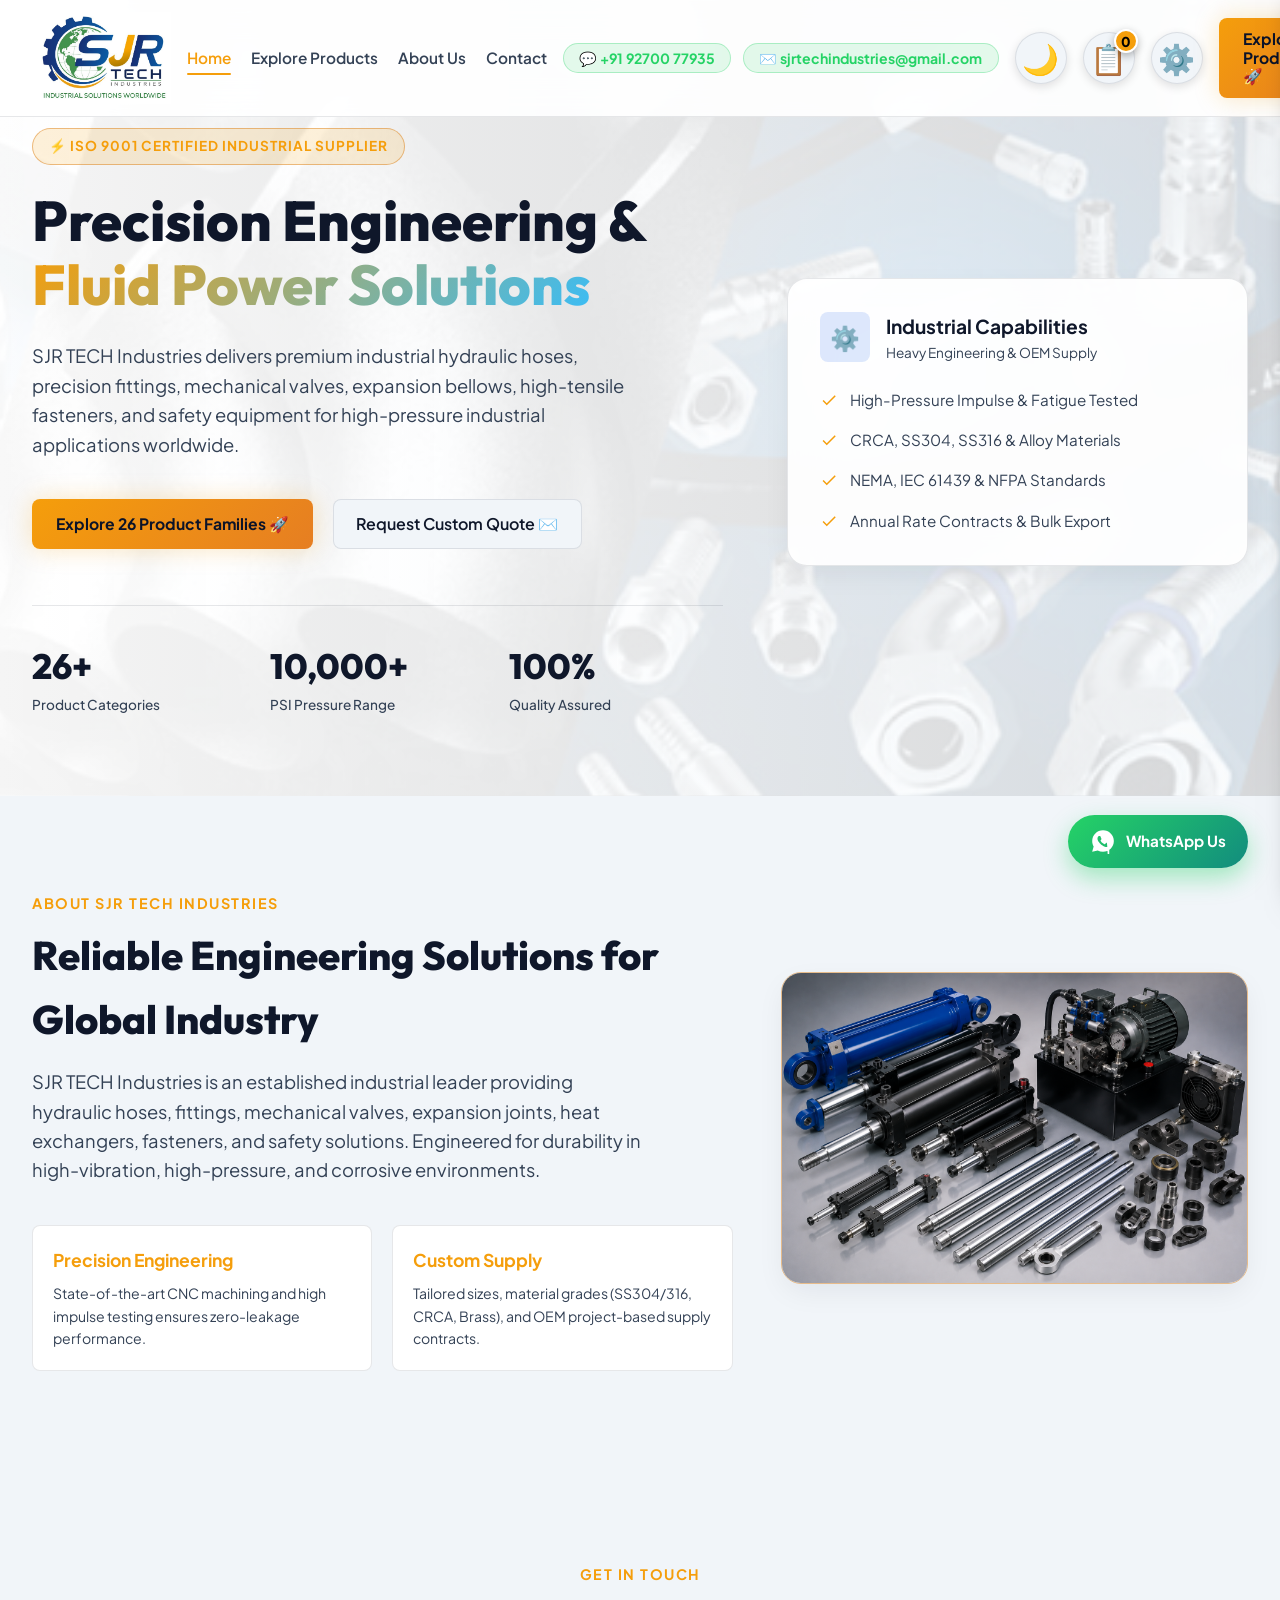
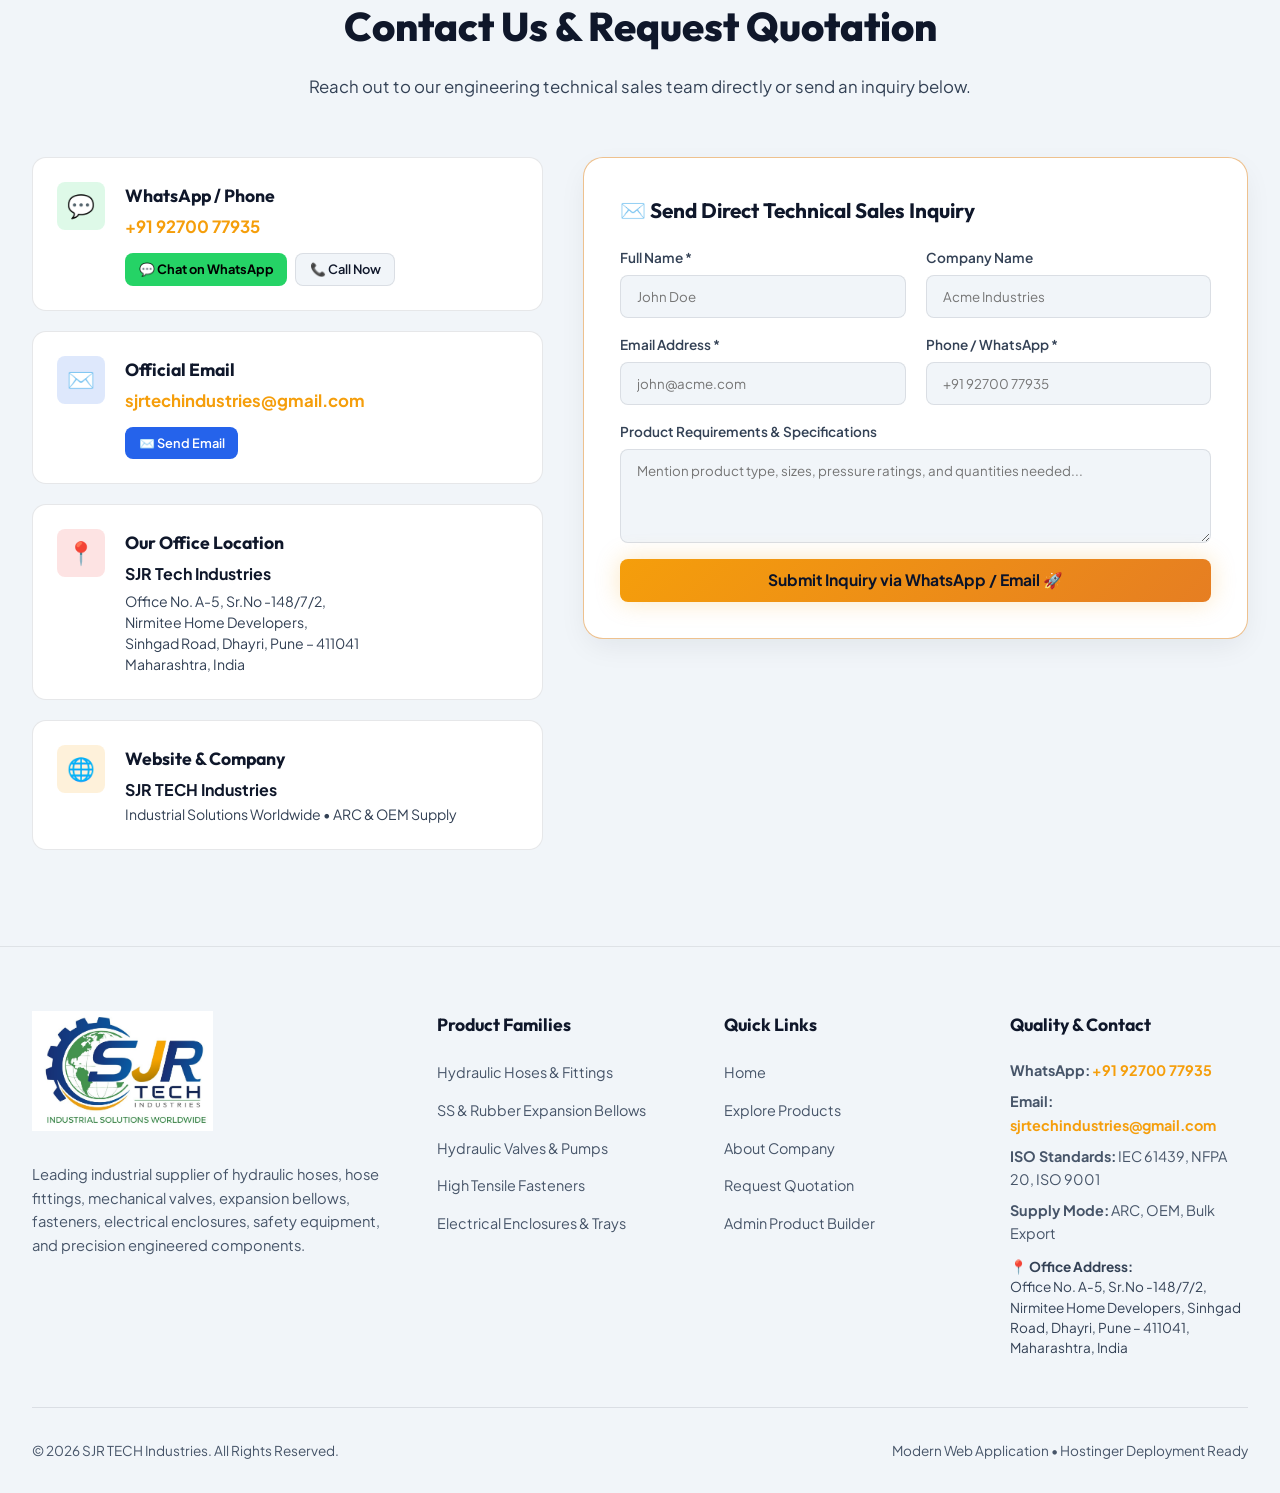
<file: index.html>
<!DOCTYPE html>
<html lang="en" data-theme="light">
<head>
  <meta charset="UTF-8">
  <meta name="viewport" content="width=device-width, initial-scale=1.0">
  <title>SJR TECH Industries | Industrial Hydraulic Hoses, Valves, Fittings & Fasteners</title>
  <meta name="description" content="SJR TECH Industries is a premier supplier of high-pressure hydraulic hoses, fittings, valves, pumps, bellows, fasteners, PPE, and industrial engineering solutions worldwide.">
  <meta name="keywords" content="Hydraulic Hoses, Hose Fittings, Industrial Valves, Hydraulic Pumps, SS Bellows, Fasteners, Cable Trays, PPE, SJR TECH">
  <link rel="stylesheet" href="styles.css?v=8">
</head>
<body>

  <!-- Glassmorphism Navbar -->
  <header class="navbar">
    <div class="nav-container">
      <a href="#home" class="brand-logo">
        <img src="assets/images/logo.jpg" alt="SJR TECH Industries Logo" class="brand-logo-img">
      </a>

      <ul class="nav-menu">
        <li><a href="#home" class="nav-link active">Home</a></li>
        <li><a href="explore-products.html" class="nav-link">Explore Products</a></li>
        <li><a href="#about" class="nav-link">About Us</a></li>
        <li><a href="#contact" class="nav-link">Contact</a></li>
      </ul>

      <div class="nav-contact-header">
        <a href="https://wa.me/919270077935" target="_blank" class="nav-contact-badge">💬&nbsp;+91&nbsp;92700&nbsp;77935</a>
        <a href="mailto:sjrtechindustries@gmail.com" class="nav-contact-badge hide-mobile">✉️&nbsp;sjrtechindustries@gmail.com</a>
      </div>

      <div class="nav-actions">
        <button id="themeToggleBtn" class="icon-btn" title="Toggle Light/Dark Theme">☀️</button>
        <button id="cartDrawerBtn" class="icon-btn cart-badge-container" title="View Inquiry List">
          📋 <span id="cartBadge" class="badge">0</span>
        </button>
        <button id="adminModalBtn" class="icon-btn" title="Admin / Product Builder">⚙️</button>
        <a href="explore-products.html" class="btn-primary">Explore Products 🚀</a>
        <button class="mobile-toggle" aria-label="Toggle Navigation">☰</button>
      </div>
    </div>
  </header>

  <!-- Hero Section -->
  <section id="home" class="hero">
    <div class="hero-content">
      <div class="hero-text">
        <div class="hero-tag">⚡ ISO 9001 Certified Industrial Supplier</div>
        <h1 class="hero-title">Precision Engineering & <span>Fluid Power Solutions</span></h1>
        <p class="hero-description">
          SJR TECH Industries delivers premium industrial hydraulic hoses, precision fittings, mechanical valves, expansion bellows, high-tensile fasteners, and safety equipment for high-pressure industrial applications worldwide.
        </p>
        <div class="hero-actions">
          <a href="explore-products.html" class="btn-primary">Explore 26 Product Families 🚀</a>
          <a href="#contact" class="btn-secondary">Request Custom Quote ✉️</a>
        </div>

        <div class="hero-stats">
          <div class="stat-item">
            <span class="stat-number">26+</span>
            <span class="stat-label">Product Categories</span>
          </div>
          <div class="stat-item">
            <span class="stat-number">10,000+</span>
            <span class="stat-label">PSI Pressure Range</span>
          </div>
          <div class="stat-item">
            <span class="stat-number">100%</span>
            <span class="stat-label">Quality Assured</span>
          </div>
        </div>
      </div>

      <div class="hero-card">
        <div class="hero-card-header">
          <div class="hero-card-icon">⚙️</div>
          <div>
            <h3 class="hero-card-title">Industrial Capabilities</h3>
            <p style="font-size: 0.85rem; color: var(--text-muted);">Heavy Engineering & OEM Supply</p>
          </div>
        </div>
        <ul class="capability-list">
          <li class="capability-item">
            <svg width="18" height="18" viewBox="0 0 24 24" fill="currentColor"><path d="M9 16.17L4.83 12l-1.42 1.41L9 19 21 7l-1.41-1.41z"/></svg>
            High-Pressure Impulse & Fatigue Tested
          </li>
          <li class="capability-item">
            <svg width="18" height="18" viewBox="0 0 24 24" fill="currentColor"><path d="M9 16.17L4.83 12l-1.42 1.41L9 19 21 7l-1.41-1.41z"/></svg>
            CRCA, SS304, SS316 & Alloy Materials
          </li>
          <li class="capability-item">
            <svg width="18" height="18" viewBox="0 0 24 24" fill="currentColor"><path d="M9 16.17L4.83 12l-1.42 1.41L9 19 21 7l-1.41-1.41z"/></svg>
            NEMA, IEC 61439 & NFPA Standards
          </li>
          <li class="capability-item">
            <svg width="18" height="18" viewBox="0 0 24 24" fill="currentColor"><path d="M9 16.17L4.83 12l-1.42 1.41L9 19 21 7l-1.41-1.41z"/></svg>
            Annual Rate Contracts & Bulk Export
          </li>
        </ul>
      </div>
    </div>
  </section>



  <!-- About Us Section -->
  <section id="about" style="background: var(--bg-card-hover);">
    <div class="section-container">
      <div class="hero-content" style="gap: 3rem;">
        <div>
          <span class="section-subtitle">About SJR TECH Industries</span>
          <h2 class="section-title">Reliable Engineering Solutions for Global Industry</h2>
          <p class="hero-description">
            SJR TECH Industries is an established industrial leader providing hydraulic hoses, fittings, mechanical valves, expansion joints, heat exchangers, fasteners, and safety solutions. Engineered for durability in high-vibration, high-pressure, and corrosive environments.
          </p>
          <div class="grid-2col-responsive" style="margin-top: 2rem;">
            <div style="background: var(--bg-card); padding: 1.25rem; border-radius: var(--radius-sm); border: 1px solid var(--border-color);">
              <h4 style="color: var(--accent-gold); font-size: 1.1rem; margin-bottom: 0.5rem;">Precision Engineering</h4>
              <p style="font-size: 0.88rem; color: var(--text-muted);">State-of-the-art CNC machining and high impulse testing ensures zero-leakage performance.</p>
            </div>
            <div style="background: var(--bg-card); padding: 1.25rem; border-radius: var(--radius-sm); border: 1px solid var(--border-color);">
              <h4 style="color: var(--accent-gold); font-size: 1.1rem; margin-bottom: 0.5rem;">Custom Supply</h4>
              <p style="font-size: 0.88rem; color: var(--text-muted);">Tailored sizes, material grades (SS304/316, CRCA, Brass), and OEM project-based supply contracts.</p>
            </div>
          </div>
        </div>
        <div style="text-align: center;">
          <img src="assets/images/product-11.png" alt="Hydraulic Power Packs" style="width: 100%; border-radius: var(--radius-lg); border: 1px solid var(--border-gold); box-shadow: var(--shadow-card);" onerror="this.src='assets/images/hero-banner.jpg'">
        </div>
      </div>
    </div>
  </section>



  <!-- Contact Us Section -->
  <section id="contact" style="background: var(--bg-card-hover);">
    <div class="section-container">
      <div class="section-header">
        <span class="section-subtitle">Get In Touch</span>
        <h2 class="section-title">Contact Us & Request Quotation</h2>
        <p class="section-desc">Reach out to our engineering technical sales team directly or send an inquiry below.</p>
      </div>

      <div class="contact-grid">
        <!-- Contact Information Cards -->
        <div class="contact-info-wrapper">
          <div class="contact-card">
            <div class="contact-card-icon" style="background: rgba(37, 211, 102, 0.15); color: #25D366;">
              💬
            </div>
            <div>
              <h4>WhatsApp / Phone</h4>
              <p><a href="https://wa.me/919270077935" target="_blank" class="contact-highlight">+91 92700 77935</a></p>
              <div class="contact-actions-mini">
                <a href="https://wa.me/919270077935?text=Hello%20SJR%20TECH%20Industries,%20I%20have%20an%20inquiry." target="_blank" class="btn-whatsapp-sm">
                  💬 Chat on WhatsApp
                </a>
                <a href="tel:+919270077935" class="btn-call-sm">
                  📞 Call Now
                </a>
              </div>
            </div>
          </div>

          <div class="contact-card">
            <div class="contact-card-icon" style="background: rgba(37, 99, 235, 0.15); color: #3b82f6;">
              ✉️
            </div>
            <div>
              <h4>Official Email</h4>
              <p><a href="mailto:sjrtechindustries@gmail.com" class="contact-highlight">sjrtechindustries@gmail.com</a></p>
              <div class="contact-actions-mini">
                <a href="mailto:sjrtechindustries@gmail.com?subject=Industrial%20Product%20Inquiry%20-%20SJR%20TECH" class="btn-email-sm">
                  ✉️ Send Email
                </a>
              </div>
            </div>
          </div>

          <div class="contact-card">
            <div class="contact-card-icon" style="background: rgba(239, 68, 68, 0.15); color: #ef4444;">
              📍
            </div>
            <div>
              <h4>Our Office Location</h4>
              <p style="font-weight: 700; color: var(--text-main); margin-bottom: 0.25rem;">SJR Tech Industries</p>
              <p style="font-size: 0.88rem; color: var(--text-muted); line-height: 1.5;">
                Office No. A-5, Sr.No -148/7/2,<br>
                Nirmitee Home Developers,<br>
                Sinhgad Road, Dhayri, Pune – 411041<br>
                Maharashtra, India
              </p>
            </div>
          </div>

          <div class="contact-card">
            <div class="contact-card-icon" style="background: rgba(245, 158, 11, 0.15); color: var(--accent-gold);">
              🌐
            </div>
            <div>
              <h4>Website & Company</h4>
              <p><strong style="color: var(--text-main);">SJR TECH Industries</strong></p>
              <p style="font-size: 0.88rem; color: var(--text-muted);">Industrial Solutions Worldwide • ARC & OEM Supply</p>
            </div>
          </div>
        </div>

        <!-- Quotation / Message Form -->
        <div class="contact-form-box">
          <h3 style="font-family: var(--font-display); font-size: 1.3rem; margin-bottom: 1.25rem; color: var(--text-main);">
            ✉️ Send Direct Technical Sales Inquiry
          </h3>
          <form id="mainContactForm">
            <div class="grid-2col-responsive">
              <div class="form-group">
                <label>Full Name *</label>
                <input type="text" id="contactName" class="form-input" required placeholder="John Doe">
              </div>
              <div class="form-group">
                <label>Company Name</label>
                <input type="text" id="contactCompany" class="form-input" placeholder="Acme Industries">
              </div>
            </div>
            <div class="grid-2col-responsive">
              <div class="form-group">
                <label>Email Address *</label>
                <input type="email" id="contactEmail" class="form-input" required placeholder="john@acme.com">
              </div>
              <div class="form-group">
                <label>Phone / WhatsApp *</label>
                <input type="tel" id="contactPhone" class="form-input" required placeholder="+91 92700 77935">
              </div>
            </div>
            <div class="form-group">
              <label>Product Requirements & Specifications</label>
              <textarea id="contactMessage" class="form-input" rows="4" placeholder="Mention product type, sizes, pressure ratings, and quantities needed..."></textarea>
            </div>
            <button type="submit" class="btn-primary" style="width: 100%; justify-content: center;">
              Submit Inquiry via WhatsApp / Email 🚀
            </button>
          </form>
        </div>
      </div>
    </div>
  </section>

  <!-- Technical Specs Modal -->
  <div id="productModalOverlay" class="modal-overlay">
    <div class="modal-container">
      <button id="modalCloseBtn" class="modal-close">✖</button>
      <div id="productModalBody" class="modal-body">
        <!-- Dynamic Product Content -->
      </div>
    </div>
  </div>

  <!-- Quick Quote / Inquiry Cart Drawer -->
  <div id="quoteDrawer" class="quote-drawer">
    <div class="drawer-header">
      <h3 class="drawer-title">📋 Quotation Request List</h3>
      <button id="drawerCloseBtn" class="modal-close" style="position: static;">✖</button>
    </div>
    <div id="quoteDrawerItems" class="drawer-body">
      <!-- Dynamic Quote Items -->
    </div>
    <div class="drawer-footer">
      <form id="quoteForm">
        <div class="form-group">
          <label>Your Name *</label>
          <input type="text" id="quoteName" class="form-input" required placeholder="Sagar Desai">
        </div>
        <div class="form-group">
          <label>Company Name</label>
          <input type="text" id="quoteCompany" class="form-input" placeholder="Company Ltd">
        </div>
        <div class="form-group">
          <label>Email Address *</label>
          <input type="email" id="quoteEmail" class="form-input" required placeholder="sjrtechindustries@gmail.com">
        </div>
        <div class="form-group">
          <label>Phone / WhatsApp *</label>
          <input type="tel" id="quotePhone" class="form-input" required placeholder="+91 92700 77935">
        </div>
        <div class="form-group">
          <label>Additional Notes / Quantity</label>
          <input type="text" id="quoteNotes" class="form-input" placeholder="e.g. 500 meters 1/2 inch hose">
        </div>
        <button type="submit" class="btn-primary" style="width: 100%; justify-content: center;">
          Send Instant WhatsApp Inquiry 🚀
        </button>
      </form>
    </div>
  </div>

  <!-- Admin / Visual Product Builder Modal -->
  <div id="adminModalOverlay" class="modal-overlay">
    <div class="modal-container" style="max-width: 600px;">
      <button id="adminModalCloseBtn" class="modal-close">✖</button>
      <div class="modal-body">
        <h2 style="font-family: var(--font-display); font-size: 1.5rem; margin-bottom: 0.5rem; color: var(--accent-gold);">
          ⚙️ Admin: Add New Product & Update Catalog
        </h2>
        <p style="font-size: 0.9rem; color: var(--text-muted); margin-bottom: 1.5rem;">
          Add a new product category to your catalog. Submitting will instantly add it to the view and download an updated <code>products.json</code> file to replace on Hostinger!
        </p>

        <form id="adminProductForm">
          <div class="form-group">
            <label>Product Title *</label>
            <input type="text" id="adminTitle" class="form-input" required placeholder="e.g. High Pressure Solenoid Valves">
          </div>
          <div class="form-group">
            <label>Category *</label>
            <input type="text" id="adminCategory" class="form-input" required placeholder="e.g. Valves & Flow Control">
          </div>
          <div class="form-group">
            <label>Summary Description *</label>
            <textarea id="adminSummary" class="form-input" rows="2" required placeholder="Short 2-line product summary..."></textarea>
          </div>
          <div class="form-group">
            <label>Key Features (1 per line)</label>
            <textarea id="adminFeatures" class="form-input" rows="3" placeholder="High pressure rated&#10;Leak-free seal&#10;SS316 material"></textarea>
          </div>
          <div class="form-group">
            <label>Image Filename (or path)</label>
            <input type="text" id="adminImage" class="form-input" placeholder="e.g. product-27.png or hero-banner.jpg">
          </div>
          <button type="submit" class="btn-primary" style="width: 100%; justify-content: center; margin-top: 1rem;">
            Save & Export products.json 💾
          </button>
        </form>
      </div>
    </div>
  </div>

  <!-- Floating WhatsApp Quick Button -->
  <a href="https://wa.me/919270077935?text=Hello%20SJR%20TECH%20Industries,%20I%20have%20an%20inquiry." target="_blank" class="floating-whatsapp-btn" title="Chat on WhatsApp (+91 92700 77935)">
    <svg width="26" height="26" viewBox="0 0 24 24" fill="currentColor"><path d="M12.031 2c-5.517 0-9.993 4.476-9.993 9.993 0 1.763.459 3.486 1.332 5.006L2 22l5.127-1.343c1.472.802 3.136 1.226 4.904 1.226 5.517 0 9.993-4.476 9.993-9.993C22.024 6.476 17.548 2 12.031 2zm5.786 14.184c-.244.688-1.428 1.317-1.96 1.371-.497.051-1.147.078-3.26-.777-2.705-1.093-4.457-3.844-4.593-4.025-.136-.181-1.107-1.472-1.107-2.808 0-1.336.702-1.993.951-2.261.244-.268.532-.335.71-.335.178 0 .355.003.51.01.164.007.387-.062.605.461.224.536.764 1.865.831 2.002.067.136.111.296.022.473-.089.178-.134.29-.267.447-.133.157-.28.351-.4.472-.134.135-.274.282-.118.55.156.268.694 1.147 1.492 1.857 1.025.912 1.89 1.196 2.159 1.33.268.134.424.112.579-.067.156-.178.667-.777.845-1.045.178-.268.356-.223.599-.134.244.089 1.543.727 1.81 86.267.133.535.133 1.002-.111 1.69z"/></svg>
    <span>WhatsApp Us</span>
  </a>

  <!-- Footer -->
  <footer>
    <div class="footer-container">
      <div class="footer-brand">
        <a href="#home" class="brand-logo">
          <img src="assets/images/logo.jpg" alt="SJR TECH Industries Logo" class="brand-logo-img">
        </a>
        <p>
          Leading industrial supplier of hydraulic hoses, hose fittings, mechanical valves, expansion bellows, fasteners, electrical enclosures, safety equipment, and precision engineered components.
        </p>
      </div>

      <div class="footer-column">
        <h4>Product Families</h4>
        <ul class="footer-links">
          <li><a href="explore-products.html">Hydraulic Hoses & Fittings</a></li>
          <li><a href="explore-products.html">SS & Rubber Expansion Bellows</a></li>
          <li><a href="explore-products.html">Hydraulic Valves & Pumps</a></li>
          <li><a href="explore-products.html">High Tensile Fasteners</a></li>
          <li><a href="explore-products.html">Electrical Enclosures & Trays</a></li>
        </ul>
      </div>

      <div class="footer-column">
        <h4>Quick Links</h4>
        <ul class="footer-links">
          <li><a href="#home">Home</a></li>
          <li><a href="explore-products.html">Explore Products</a></li>
          <li><a href="#about">About Company</a></li>
          <li><a href="#contact">Request Quotation</a></li>
          <li><a href="javascript:void(0)" onclick="document.getElementById('adminModalOverlay').classList.add('active')">Admin Product Builder</a></li>
        </ul>
      </div>

      <div class="footer-column">
        <h4>Quality & Contact</h4>
        <p style="font-size: 0.9rem; margin-bottom: 0.5rem;"><strong>WhatsApp:</strong> <a href="https://wa.me/919270077935" target="_blank" style="color: var(--accent-gold); font-weight: 700;">+91 92700 77935</a></p>
        <p style="font-size: 0.9rem; margin-bottom: 0.5rem;"><strong>Email:</strong> <a href="mailto:sjrtechindustries@gmail.com" style="color: var(--accent-gold); font-weight: 700;">sjrtechindustries@gmail.com</a></p>
        <p style="font-size: 0.9rem; margin-bottom: 0.5rem;"><strong>ISO Standards:</strong> IEC 61439, NFPA 20, ISO 9001</p>
        <p style="font-size: 0.9rem; margin-bottom: 0.5rem;"><strong>Supply Mode:</strong> ARC, OEM, Bulk Export</p>
        <p style="font-size: 0.85rem; margin-top: 0.75rem; line-height: 1.5; color: var(--text-muted);">
          <strong>📍 Office Address:</strong><br>
          Office No. A-5, Sr.No -148/7/2, Nirmitee Home Developers, Sinhgad Road, Dhayri, Pune – 411041, Maharashtra, India
        </p>
      </div>
    </div>

    <div class="footer-bottom">
      <p>© 2026 SJR TECH Industries. All Rights Reserved.</p>
      <p>Modern Web Application • Hostinger Deployment Ready</p>
    </div>
  </footer>

  <script src="app.js?v=2"></script>
</body>
</html>
</file>
<file: styles.css>
/* SJR TECH Industries - Modern Industrial UI Design System */
@import url('https://fonts.googleapis.com/css2?family=Outfit:wght@300;400;500;600;700;800&family=Plus+Jakarta+Sans:wght@400;500;600;700&display=swap');

:root {
  /* Color Palette */
  --bg-dark: #070c18;
  --bg-card: #0f172a;
  --bg-card-hover: #1e293b;
  --bg-glass: rgba(15, 23, 42, 0.75);
  --bg-glass-card: rgba(30, 41, 59, 0.5);
  
  --primary: #2563eb;
  --primary-hover: #1d4ed8;
  --primary-glow: rgba(37, 99, 235, 0.35);
  
  --accent-gold: #f59e0b;
  --accent-gold-hover: #d97706;
  --accent-gold-glow: rgba(245, 158, 11, 0.3);
  
  --text-main: #f8fafc;
  --text-muted: #94a3b8;
  --text-dim: #64748b;
  
  --border-color: rgba(255, 255, 255, 0.08);
  --border-gold: rgba(245, 158, 11, 0.3);
  
  --radius-sm: 8px;
  --radius-md: 14px;
  --radius-lg: 20px;
  --radius-xl: 28px;
  
  --font-main: 'Plus Jakarta Sans', -apple-system, BlinkMacSystemFont, sans-serif;
  --font-display: 'Outfit', sans-serif;
  
  --shadow-card: 0 10px 30px -10px rgba(0, 0, 0, 0.5);
  --shadow-glow: 0 0 25px rgba(37, 99, 235, 0.2);
  --shadow-gold: 0 0 25px rgba(245, 158, 11, 0.25);
  
  --transition: all 0.3s cubic-bezier(0.4, 0, 0.2, 1);
}

/* Light Theme Overrides (Default) */
[data-theme="light"] {
  --bg-dark: #f8fafc;
  --bg-card: #ffffff;
  --bg-card-hover: #f1f5f9;
  --bg-glass: rgba(255, 255, 255, 0.92);
  --bg-glass-card: rgba(255, 255, 255, 0.85);
  
  --text-main: #0f172a;
  --text-muted: #334155;
  --text-dim: #64748b;
  
  --border-color: rgba(15, 23, 42, 0.1);
  --border-gold: rgba(217, 119, 6, 0.45);
  
  --shadow-card: 0 10px 30px -5px rgba(15, 23, 42, 0.08);
}

[data-theme="light"] .hero {
  background: linear-gradient(to right, rgba(255, 255, 255, 0.96), rgba(248, 250, 252, 0.85)), url('assets/images/hero-banner.jpg');
  background-size: cover;
  background-position: center;
}

[data-theme="light"] footer {
  background: #f1f5f9;
  border-top: 1px solid rgba(0, 0, 0, 0.08);
  color: #475569;
}

[data-theme="light"] .product-img-wrapper {
  background: #f8fafc;
}

* {
  margin: 0;
  padding: 0;
  box-sizing: border-box;
}

html {
  scroll-behavior: smooth;
  font-size: 16px;
  width: 100%;
  max-width: 100vw;
  overflow-x: hidden;
}

body {
  font-family: var(--font-main);
  background-color: var(--bg-dark);
  color: var(--text-main);
  line-height: 1.6;
  width: 100%;
  max-width: 100vw;
  overflow-x: hidden;
  position: relative;
  transition: background-color 0.3s ease, color 0.3s ease;
}

a {
  color: inherit;
  text-decoration: none;
}

button {
  cursor: pointer;
  border: none;
  background: none;
  font-family: inherit;
}

/* Header & Glass Navbar */
.navbar {
  position: fixed;
  top: 0;
  left: 0;
  width: 100%;
  z-index: 1000;
  background: var(--bg-glass);
  backdrop-filter: blur(16px);
  -webkit-backdrop-filter: blur(16px);
  border-bottom: 1px solid var(--border-color);
  padding: 0.75rem 2rem;
  transition: var(--transition);
}

.nav-container {
  max-width: 1400px;
  margin: 0 auto;
  display: flex;
  align-items: center;
  justify-content: space-between;
  gap: 1rem;
}

.brand-logo {
  display: flex;
  align-items: center;
  gap: 0.75rem;
  font-family: var(--font-display);
  font-size: 1.4rem;
  font-weight: 800;
  letter-spacing: -0.5px;
  color: var(--text-main);
}

.brand-logo-img {
  height: 92px;
  max-height: 92px;
  width: auto;
  object-fit: contain;
  transition: var(--transition);
}

.brand-logo-img:hover {
  transform: scale(1.04);
}

.footer-brand .brand-logo-img {
  height: 120px;
  max-height: 120px;
  margin-bottom: 1rem;
}

.brand-icon {
  width: 44px;
  height: 44px;
  background: linear-gradient(135deg, var(--accent-gold), var(--primary));
  border-radius: var(--radius-sm);
  display: flex;
  align-items: center;
  justify-content: center;
  color: #fff;
  font-weight: 900;
  font-size: 1.35rem;
  box-shadow: var(--shadow-gold);
}

.brand-title span {
  color: var(--accent-gold);
}

.nav-menu {
  display: flex;
  align-items: center;
  gap: 1.25rem;
  list-style: none;
  margin: 0;
  padding: 0;
  flex-shrink: 0;
}

.nav-link {
  font-size: 0.96rem;
  font-weight: 600;
  color: var(--text-muted);
  transition: var(--transition);
  position: relative;
  padding: 0.5rem 0;
  display: inline-flex;
  align-items: center;
  line-height: 1.2;
  vertical-align: middle;
  white-space: nowrap !important;
}

.nav-link:hover, .nav-link.active {
  color: var(--accent-gold);
}

.nav-link::after {
  content: '';
  position: absolute;
  bottom: 0;
  left: 0;
  width: 0;
  height: 2px;
  background: var(--accent-gold);
  transition: var(--transition);
  border-radius: 2px;
}

.nav-link:hover::after, .nav-link.active::after {
  width: 100%;
}

.nav-actions {
  display: flex;
  align-items: center;
  gap: 1rem;
}

.icon-btn {
  width: 52px;
  height: 52px;
  border-radius: 50%;
  background: var(--bg-card-hover);
  color: var(--text-main);
  display: inline-flex;
  align-items: center;
  justify-content: center;
  border: 1px solid var(--border-color);
  transition: var(--transition);
  font-size: 1.85rem;
  cursor: pointer;
  flex-shrink: 0;
  box-shadow: 0 3px 10px rgba(0,0,0,0.12);
}

.icon-btn:hover {
  background: var(--primary);
  color: #fff;
  border-color: var(--primary);
  transform: scale(1.1);
  box-shadow: 0 6px 16px rgba(37, 99, 235, 0.3);
}

.cart-badge-container {
  position: relative;
}

.badge {
  position: absolute;
  top: -4px;
  right: -4px;
  background: var(--accent-gold);
  color: #000000;
  font-size: 0.85rem;
  font-weight: 900;
  min-width: 24px;
  height: 24px;
  padding: 0 5px;
  border-radius: 50px;
  display: flex;
  align-items: center;
  justify-content: center;
  border: 2px solid var(--bg-card);
  box-shadow: 0 3px 8px rgba(0,0,0,0.3);
}

.btn-primary {
  background: linear-gradient(135deg, var(--accent-gold), #e67e22);
  color: #0b1329;
  font-weight: 700;
  padding: 0.75rem 1.5rem;
  font-size: 0.98rem;
  border-radius: var(--radius-sm);
  display: inline-flex;
  align-items: center;
  justify-content: center;
  gap: 0.5rem;
  transition: var(--transition);
  box-shadow: var(--shadow-gold);
  line-height: 1.2;
}

.btn-primary:hover {
  transform: translateY(-2px);
  box-shadow: 0 8px 20px rgba(245, 158, 11, 0.4);
}

.mobile-toggle {
  display: none;
  font-size: 2.1rem;
  background: var(--bg-card-hover);
  border: 1px solid var(--border-color);
  color: var(--text-main);
  width: 50px;
  height: 50px;
  border-radius: 50%;
  cursor: pointer;
  line-height: 1;
  transition: var(--transition);
  align-items: center;
  justify-content: center;
}

.mobile-toggle:hover {
  border-color: var(--accent-gold);
  color: var(--accent-gold);
}

/* Hero Section */
.hero {
  position: relative;
  min-height: 88vh;
  display: flex;
  align-items: center;
  padding: 8rem 2rem 5rem;
  overflow: hidden;
  background: linear-gradient(to right, rgba(7, 12, 24, 0.95), rgba(7, 12, 24, 0.75)), url('assets/images/hero-banner.jpg');
  background-size: cover;
  background-position: center;
}

.hero-content {
  max-width: 1300px;
  margin: 0 auto;
  width: 100%;
  display: grid;
  grid-template-columns: 1.2fr 0.8fr;
  gap: 4rem;
  align-items: center;
}

.hero-text {
  z-index: 2;
}

.hero-tag {
  display: inline-flex;
  align-items: center;
  gap: 0.5rem;
  padding: 0.4rem 1rem;
  background: rgba(245, 158, 11, 0.15);
  border: 1px solid var(--border-gold);
  border-radius: 50px;
  color: var(--accent-gold);
  font-weight: 700;
  font-size: 0.85rem;
  text-transform: uppercase;
  letter-spacing: 1px;
  margin-bottom: 1.5rem;
}

.hero-title {
  font-family: var(--font-display);
  font-size: 3.5rem;
  font-weight: 800;
  line-height: 1.15;
  margin-bottom: 1.5rem;
}

.hero-title span {
  background: linear-gradient(135deg, var(--accent-gold), #38bdf8);
  -webkit-background-clip: text;
  -webkit-text-fill-color: transparent;
}

.hero-description {
  font-size: 1.15rem;
  color: var(--text-muted);
  margin-bottom: 2.5rem;
  max-width: 620px;
}

.hero-actions {
  display: flex;
  gap: 1.25rem;
  flex-wrap: wrap;
}

.btn-secondary {
  background: var(--bg-card-hover);
  color: var(--text-main);
  border: 1px solid var(--border-color);
  font-weight: 600;
  padding: 0.7rem 1.4rem;
  border-radius: var(--radius-sm);
  display: inline-flex;
  align-items: center;
  gap: 0.5rem;
  transition: var(--transition);
}

.btn-secondary:hover {
  background: var(--primary);
  border-color: var(--primary);
  color: #fff;
}

.hero-stats {
  margin-top: 3.5rem;
  display: grid;
  grid-template-columns: repeat(3, 1fr);
  gap: 1.5rem;
  padding-top: 2rem;
  border-top: 1px solid var(--border-color);
}

.stat-item {
  display: flex;
  flex-direction: column;
}

.stat-number {
  font-family: var(--font-display);
  font-size: 2.2rem;
  font-weight: 800;
  color: var(--text-main);
}

.stat-label {
  font-size: 0.85rem;
  color: var(--text-muted);
  font-weight: 500;
}

.hero-card {
  background: var(--bg-glass);
  backdrop-filter: blur(20px);
  border: 1px solid var(--border-color);
  border-radius: var(--radius-lg);
  padding: 2rem;
  box-shadow: var(--shadow-card);
}

.hero-card-header {
  display: flex;
  align-items: center;
  gap: 1rem;
  margin-bottom: 1.5rem;
}

.hero-card-icon {
  width: 50px;
  height: 50px;
  border-radius: var(--radius-sm);
  background: rgba(37, 99, 235, 0.15);
  color: var(--primary);
  display: flex;
  align-items: center;
  justify-content: center;
  font-size: 1.5rem;
}

.hero-card-title {
  font-size: 1.2rem;
  font-weight: 700;
}

.capability-list {
  list-style: none;
  display: flex;
  flex-direction: column;
  gap: 1rem;
}

.capability-item {
  display: flex;
  align-items: center;
  gap: 0.75rem;
  font-size: 0.95rem;
  color: var(--text-muted);
}

.capability-item svg {
  color: var(--accent-gold);
  flex-shrink: 0;
}

/* Main Layout & Sections */
section {
  padding: 6rem 2rem;
}

.section-container {
  max-width: 1300px;
  margin: 0 auto;
}

.section-header {
  text-align: center;
  max-width: 700px;
  margin: 0 auto 3.5rem;
}

.section-subtitle {
  color: var(--accent-gold);
  font-weight: 700;
  font-size: 0.9rem;
  text-transform: uppercase;
  letter-spacing: 1.5px;
  margin-bottom: 0.5rem;
  display: block;
}

.section-title {
  font-family: var(--font-display);
  font-size: 2.5rem;
  font-weight: 800;
  margin-bottom: 1rem;
}

.section-desc {
  color: var(--text-muted);
  font-size: 1.05rem;
}

/* Controls Bar (Filter & Search) */
.controls-bar {
  display: flex;
  flex-direction: column;
  gap: 1.5rem;
  margin-bottom: 2.5rem;
}

.search-box {
  position: relative;
  width: 100%;
  max-width: 500px;
  margin: 0 auto;
}

.search-input {
  width: 100%;
  padding: 0.9rem 1.25rem 0.9rem 3rem;
  background: var(--bg-card);
  border: 1px solid var(--border-color);
  border-radius: 50px;
  color: var(--text-main);
  font-family: inherit;
  font-size: 1rem;
  transition: var(--transition);
}

.search-input:focus {
  outline: none;
  border-color: var(--accent-gold);
  box-shadow: var(--shadow-gold);
}

.search-icon {
  position: absolute;
  left: 1.1rem;
  top: 50%;
  transform: translateY(-50%);
  color: var(--text-muted);
}

.category-tabs {
  display: flex;
  align-items: center;
  gap: 0.6rem;
  overflow-x: auto;
  padding-bottom: 0.75rem;
  scrollbar-width: thin;
  scrollbar-color: var(--accent-gold) transparent;
}

.category-tab {
  white-space: nowrap;
  padding: 0.6rem 1.25rem;
  border-radius: 50px;
  background: var(--bg-card);
  border: 1px solid var(--border-color);
  color: var(--text-muted);
  font-weight: 600;
  font-size: 0.9rem;
  transition: var(--transition);
}

.category-tab:hover, .category-tab.active {
  background: var(--accent-gold);
  color: #070c18;
  border-color: var(--accent-gold);
}

/* Product Grid */
.products-grid {
  display: grid;
  grid-template-columns: repeat(auto-fill, minmax(280px, 1fr));
  gap: 2rem;
}

.product-card {
  background: var(--bg-card);
  border: 1px solid var(--border-color);
  border-radius: var(--radius-md);
  overflow: hidden;
  display: flex;
  flex-direction: column;
  transition: var(--transition);
  position: relative;
}

.product-card:hover {
  transform: translateY(-6px);
  border-color: var(--border-gold);
  box-shadow: var(--shadow-card), var(--shadow-gold);
}

.product-img-wrapper {
  position: relative;
  height: 280px;
  overflow: hidden;
  background: #0f172a;
}

.product-img {
  width: 100%;
  height: 100%;
  object-fit: cover;
  transition: transform 0.5s ease;
}

.product-card:hover .product-img {
  transform: scale(1.06);
}

.product-category-badge {
  position: absolute;
  top: 1rem;
  left: 1rem;
  background: rgba(7, 12, 24, 0.85);
  backdrop-filter: blur(8px);
  color: var(--accent-gold);
  font-size: 0.75rem;
  font-weight: 700;
  padding: 0.35rem 0.75rem;
  border-radius: 50px;
  border: 1px solid var(--border-gold);
}

.product-info {
  padding: 1.5rem;
  display: flex;
  flex-direction: column;
  flex-grow: 1;
}

.product-title {
  font-family: var(--font-display);
  font-size: 1.3rem;
  font-weight: 700;
  margin-bottom: 0.75rem;
  line-height: 1.3;
}

.product-summary {
  color: var(--text-muted);
  font-size: 0.92rem;
  margin-bottom: 1.25rem;
  display: -webkit-box;
  -webkit-line-clamp: 3;
  -webkit-box-orient: vertical;
  overflow: hidden;
}

.product-features-mini {
  margin-top: auto;
  display: flex;
  flex-wrap: wrap;
  gap: 0.4rem;
  margin-bottom: 1.5rem;
}

.feature-pill {
  background: var(--bg-card-hover);
  color: var(--text-muted);
  font-size: 0.75rem;
  padding: 0.25rem 0.6rem;
  border-radius: var(--radius-sm);
  border: 1px solid var(--border-color);
}

.product-card-actions {
  display: flex;
  gap: 0.75rem;
  margin-top: auto;
}

.btn-specs {
  flex: 1;
  background: var(--bg-card-hover);
  color: var(--text-main);
  border: 1px solid var(--border-color);
  font-weight: 600;
  font-size: 0.88rem;
  padding: 0.65rem 0.85rem;
  border-radius: var(--radius-sm);
  text-align: center;
  transition: var(--transition);
}

.btn-specs:hover {
  background: var(--accent-gold);
  color: #070c18;
  border-color: var(--accent-gold);
}

.btn-inquire-icon {
  width: 42px;
  height: 42px;
  background: var(--primary);
  color: #fff;
  border-radius: var(--radius-sm);
  display: flex;
  align-items: center;
  justify-content: center;
  transition: var(--transition);
}

.btn-inquire-icon:hover {
  background: var(--primary-hover);
  transform: scale(1.05);
}

/* Modal Dialogs */
.modal-overlay {
  position: fixed;
  top: 0;
  left: 0;
  width: 100vw;
  height: 100vh;
  background: rgba(7, 12, 24, 0.85);
  backdrop-filter: blur(10px);
  z-index: 2000;
  display: flex;
  align-items: center;
  justify-content: center;
  padding: 1.5rem;
  opacity: 0;
  pointer-events: none;
  transition: opacity 0.3s ease;
}

.modal-overlay.active {
  opacity: 1;
  pointer-events: all;
}

.modal-container {
  background: var(--bg-card);
  border: 1px solid var(--border-gold);
  border-radius: var(--radius-lg);
  max-width: 900px;
  width: 100%;
  max-height: 90vh;
  overflow-y: auto;
  box-shadow: var(--shadow-card), var(--shadow-gold);
  transform: translateY(20px);
  transition: transform 0.3s ease;
  position: relative;
}

.modal-overlay.active .modal-container {
  transform: translateY(0);
}

.modal-close {
  position: absolute;
  top: 1.25rem;
  right: 1.25rem;
  width: 36px;
  height: 36px;
  border-radius: 50%;
  background: var(--bg-card-hover);
  color: var(--text-muted);
  display: flex;
  align-items: center;
  justify-content: center;
  font-size: 1.2rem;
  z-index: 10;
  transition: var(--transition);
}

.modal-close:hover {
  color: var(--text-main);
  background: #ef4444;
}

.modal-body {
  padding: 2.5rem;
}

.modal-header-grid {
  display: flex;
  flex-direction: column;
  gap: 1.5rem;
  margin-bottom: 2rem;
}

.modal-product-img {
  width: 100%;
  height: 380px;
  object-fit: cover;
  border-radius: var(--radius-md);
  border: 1px solid var(--border-color);
}

.modal-title {
  font-family: var(--font-display);
  font-size: 1.8rem;
  font-weight: 800;
  margin-bottom: 0.5rem;
}

.modal-category {
  color: var(--accent-gold);
  font-weight: 700;
  font-size: 0.88rem;
  text-transform: uppercase;
  margin-bottom: 1rem;
  display: block;
}

.specs-section {
  margin-top: 2rem;
}

.specs-title {
  font-family: var(--font-display);
  font-size: 1.25rem;
  font-weight: 700;
  margin-bottom: 1.25rem;
  color: var(--accent-gold);
  display: flex;
  align-items: center;
  gap: 0.5rem;
  border-bottom: 1px solid var(--border-color);
  padding-bottom: 0.6rem;
}

.product-overview-box {
  background: rgba(245, 158, 11, 0.04);
  border-left: 4px solid var(--accent-gold);
  padding: 1.25rem 1.5rem;
  border-radius: 0 var(--radius-md) var(--radius-md) 0;
  margin-bottom: 2rem;
}

.product-overview-box p {
  font-size: 1rem;
  line-height: 1.7;
  color: var(--text-main);
}

.specs-table-container {
  width: 100%;
  overflow-x: auto;
  border-radius: var(--radius-md);
  border: 1px solid var(--border-color);
  background: var(--bg-card);
  box-shadow: var(--shadow-card);
  margin-bottom: 2rem;
}

.specs-table {
  width: 100%;
  border-collapse: separate;
  border-spacing: 0;
  text-align: left;
}

.specs-table th {
  background: linear-gradient(135deg, rgba(37, 99, 235, 0.12), rgba(245, 158, 11, 0.12));
  color: var(--accent-gold);
  font-family: var(--font-display);
  font-size: 0.85rem;
  font-weight: 700;
  text-transform: uppercase;
  letter-spacing: 0.8px;
  padding: 1rem 1.25rem;
  border-bottom: 2px solid var(--border-gold);
}

.specs-table tr {
  transition: var(--transition);
}

.specs-table tr:nth-child(even) {
  background: rgba(255, 255, 255, 0.02);
}

[data-theme="light"] .specs-table tr:nth-child(even) {
  background: rgba(15, 23, 42, 0.02);
}

.specs-table tr:hover {
  background: rgba(37, 99, 235, 0.08);
}

.specs-table td {
  padding: 0.9rem 1.25rem;
  font-size: 0.93rem;
  border-bottom: 1px solid var(--border-color);
  vertical-align: middle;
}

.specs-table tr:last-child td {
  border-bottom: none;
}

.spec-param {
  font-weight: 700;
  color: var(--text-main);
  width: 38%;
  display: flex;
  align-items: center;
  gap: 0.5rem;
}

.spec-val {
  color: var(--text-muted);
  line-height: 1.5;
}

/* Applications & Industry Badges */
.app-badge-grid {
  display: flex;
  flex-wrap: wrap;
  gap: 0.75rem;
  margin-top: 0.75rem;
}

.app-badge {
  display: inline-flex;
  align-items: center;
  gap: 0.5rem;
  padding: 0.55rem 1rem;
  border-radius: 30px;
  font-size: 0.88rem;
  font-weight: 600;
  background: rgba(37, 99, 235, 0.1);
  color: var(--primary);
  border: 1px solid rgba(37, 99, 235, 0.25);
  transition: var(--transition);
  box-shadow: 0 2px 6px rgba(0,0,0,0.05);
}

[data-theme="light"] .app-badge {
  background: rgba(37, 99, 235, 0.08);
  color: #1d4ed8;
  border-color: rgba(37, 99, 235, 0.3);
}

.app-badge:hover {
  transform: translateY(-2px);
  background: var(--primary);
  color: #ffffff;
  box-shadow: var(--shadow-glow);
}

/* Product Range Variant Chips */
.range-chip-grid {
  display: flex;
  flex-wrap: wrap;
  gap: 0.6rem;
  margin-top: 0.75rem;
}

.range-chip {
  display: inline-block;
  padding: 0.45rem 0.85rem;
  background: var(--bg-card-hover);
  border: 1px solid var(--border-gold);
  border-radius: var(--radius-sm);
  font-size: 0.88rem;
  font-family: var(--font-main);
  font-weight: 600;
  color: var(--accent-gold);
  transition: var(--transition);
}

.range-chip:hover {
  background: var(--accent-gold);
  color: #000000;
  transform: scale(1.03);
}

/* Key Feature Cards Grid */
.feature-cards-grid {
  display: grid;
  grid-template-columns: repeat(auto-fit, minmax(260px, 1fr));
  gap: 0.85rem;
  margin-top: 0.75rem;
}

.feature-card {
  display: flex;
  align-items: flex-start;
  gap: 0.75rem;
  background: var(--bg-card);
  border: 1px solid var(--border-color);
  padding: 1rem 1.1rem;
  border-radius: var(--radius-sm);
  font-size: 0.92rem;
  color: var(--text-main);
  transition: var(--transition);
}

.feature-card:hover {
  border-color: var(--primary);
  transform: translateY(-2px);
}

.feature-card-icon {
  color: var(--accent-gold);
  font-size: 1.1rem;
  font-weight: bold;
  flex-shrink: 0;
  margin-top: 1px;
}

.bullet-list {
  list-style: none;
  display: flex;
  flex-direction: column;
  gap: 0.6rem;
  margin-bottom: 1.5rem;
}

.bullet-list li {
  display: flex;
  align-items: flex-start;
  gap: 0.6rem;
  font-size: 0.92rem;
  color: var(--text-muted);
}

.bullet-list li::before {
  content: '✔';
  color: var(--accent-gold);
  font-weight: bold;
}

/* Quote Drawer */
.quote-drawer {
  position: fixed;
  top: 0;
  right: -450px;
  width: 100%;
  max-width: 420px;
  height: 100vh;
  background: var(--bg-card);
  border-left: 1px solid var(--border-gold);
  z-index: 2500;
  box-shadow: -10px 0 30px rgba(0,0,0,0.5);
  display: flex;
  flex-direction: column;
  transition: right 0.35s cubic-bezier(0.4, 0, 0.2, 1);
}

.quote-drawer.open {
  right: 0;
}

.drawer-header {
  padding: 1.5rem;
  border-bottom: 1px solid var(--border-color);
  display: flex;
  align-items: center;
  justify-content: space-between;
}

.drawer-title {
  font-family: var(--font-display);
  font-size: 1.3rem;
  font-weight: 700;
}

.drawer-body {
  padding: 1.5rem;
  flex-grow: 1;
  overflow-y: auto;
}

.quote-item {
  display: flex;
  align-items: center;
  justify-content: space-between;
  padding: 1rem;
  background: var(--bg-card-hover);
  border-radius: var(--radius-sm);
  margin-bottom: 0.75rem;
}

.quote-item-info h4 {
  font-size: 0.95rem;
  font-weight: 700;
}

.quote-item-info p {
  font-size: 0.8rem;
  color: var(--text-muted);
}

.remove-quote-item {
  color: #ef4444;
  font-size: 1.2rem;
  padding: 0.25rem;
}

.drawer-footer {
  padding: 1.5rem;
  border-top: 1px solid var(--border-color);
  display: flex;
  flex-direction: column;
  gap: 0.75rem;
}

.form-group {
  display: flex;
  flex-direction: column;
  gap: 0.4rem;
  margin-bottom: 1rem;
}

.form-group label {
  font-size: 0.85rem;
  font-weight: 600;
  color: var(--text-muted);
}

.form-input {
  padding: 0.75rem 1rem;
  background: var(--bg-card-hover);
  border: 1px solid var(--border-color);
  border-radius: var(--radius-sm);
  color: var(--text-main);
  font-family: inherit;
}

.form-input:focus {
  outline: none;
  border-color: var(--accent-gold);
}

/* Footer */
footer {
  background: #040810;
  border-top: 1px solid var(--border-color);
  padding: 4rem 2rem 2rem;
  color: var(--text-muted);
}

.footer-container {
  max-width: 1300px;
  margin: 0 auto;
  display: grid;
  grid-template-columns: 1.5fr repeat(3, 1fr);
  gap: 3rem;
  margin-bottom: 3rem;
}

.footer-brand p {
  font-size: 0.92rem;
  margin-top: 1rem;
  line-height: 1.6;
}

.footer-column h4 {
  color: var(--text-main);
  font-family: var(--font-display);
  font-size: 1.1rem;
  margin-bottom: 1.25rem;
}

.footer-links {
  list-style: none;
  display: flex;
  flex-direction: column;
  gap: 0.75rem;
}

.footer-links a {
  font-size: 0.9rem;
  transition: var(--transition);
}

.footer-links a:hover {
  color: var(--accent-gold);
}

.footer-bottom {
  max-width: 1300px;
  margin: 0 auto;
  padding-top: 2rem;
  border-top: 1px solid var(--border-color);
  display: flex;
  align-items: center;
  justify-content: space-between;
  font-size: 0.85rem;
}

/* Toast Notifications */
.toast-container {
  position: fixed;
  bottom: 2rem;
  right: 2rem;
  z-index: 3000;
  display: flex;
  flex-direction: column;
  gap: 0.75rem;
}

.toast {
  background: var(--bg-card);
  border: 1px solid var(--accent-gold);
  color: var(--text-main);
  padding: 1rem 1.5rem;
  border-radius: var(--radius-sm);
  box-shadow: var(--shadow-gold);
  display: flex;
  align-items: center;
  gap: 0.75rem;
  animation: slideIn 0.3s ease;
}

@keyframes slideIn {
  from { transform: translateX(100%); opacity: 0; }
  to { transform: translateX(0); opacity: 1; }
}

/* Floating WhatsApp Action Button */
.floating-whatsapp-btn {
  position: fixed;
  bottom: 2rem;
  right: 2rem;
  z-index: 2900;
  background: linear-gradient(135deg, #25D366, #128C7E);
  color: #ffffff;
  padding: 0.85rem 1.4rem;
  border-radius: 50px;
  display: flex;
  align-items: center;
  gap: 0.6rem;
  font-weight: 700;
  font-size: 0.95rem;
  box-shadow: 0 10px 25px rgba(37, 211, 102, 0.4);
  transition: var(--transition);
  text-decoration: none;
  animation: pulseGlow 3s infinite;
}

.floating-whatsapp-btn:hover {
  transform: translateY(-4px) scale(1.03);
  box-shadow: 0 14px 30px rgba(37, 211, 102, 0.55);
  color: #ffffff;
}

@keyframes pulseGlow {
  0% { box-shadow: 0 0 0 0 rgba(37, 211, 102, 0.6); }
  70% { box-shadow: 0 0 0 15px rgba(37, 211, 102, 0); }
  100% { box-shadow: 0 0 0 0 rgba(37, 211, 102, 0); }
}

/* Header Contact Badges */
.nav-contact-header {
  display: flex;
  align-items: center;
  gap: 0.75rem;
  flex-shrink: 0;
}

.nav-contact-badge {
  background: rgba(37, 211, 102, 0.12);
  border: 1px solid rgba(37, 211, 102, 0.3);
  color: #25D366;
  font-weight: 700;
  font-size: 0.88rem;
  padding: 0.45rem 0.95rem;
  border-radius: 50px;
  transition: var(--transition);
  white-space: nowrap !important;
  display: inline-flex !important;
  align-items: center !important;
  gap: 0.4rem;
  text-decoration: none;
  line-height: 1;
  flex-shrink: 0 !important;
  min-width: max-content !important;
}

.nav-contact-badge:hover {
  background: #25D366;
  color: #070c18;
}

/* Contact Grid & Section */
.grid-2col-responsive {
  display: grid;
  grid-template-columns: 1fr 1fr;
  gap: 1.25rem;
}

@media (max-width: 768px) {
  .grid-2col-responsive {
    grid-template-columns: 1fr !important;
  }
}

.contact-grid {
  display: grid;
  grid-template-columns: 1fr 1.3fr;
  gap: 2.5rem;
  align-items: start;
  width: 100%;
  box-sizing: border-box;
}

.contact-info-wrapper {
  display: flex;
  flex-direction: column;
  gap: 1.25rem;
  width: 100%;
  box-sizing: border-box;
}

.contact-card {
  background: var(--bg-card);
  padding: 1.5rem;
  border-radius: var(--radius-md);
  border: 1px solid var(--border-color);
  display: flex;
  align-items: flex-start;
  gap: 1.25rem;
  transition: var(--transition);
  width: 100%;
  box-sizing: border-box;
  text-align: left;
}

.contact-card > div:not(.contact-card-icon) {
  flex: 1;
  min-width: 0;
  width: 100%;
  text-align: left;
}

.contact-card:hover {
  border-color: var(--border-gold);
  transform: translateY(-2px);
}

.contact-card-icon {
  width: 48px;
  height: 48px;
  border-radius: var(--radius-sm);
  display: flex;
  align-items: center;
  justify-content: center;
  font-size: 1.4rem;
  flex-shrink: 0;
}

.contact-card h4 {
  font-family: var(--font-display);
  font-size: 1.1rem;
  font-weight: 700;
  margin-bottom: 0.25rem;
}

.contact-highlight {
  font-weight: 700;
  color: var(--accent-gold);
  font-size: 1.05rem;
  transition: var(--transition);
}

.contact-highlight:hover {
  color: var(--primary);
  text-decoration: underline;
}

.contact-actions-mini {
  display: flex;
  gap: 0.5rem;
  margin-top: 0.75rem;
  flex-wrap: wrap;
}

.btn-whatsapp-sm {
  background: #25D366;
  color: #000;
  font-weight: 700;
  font-size: 0.8rem;
  padding: 0.35rem 0.85rem;
  border-radius: var(--radius-sm);
  display: inline-flex;
  align-items: center;
  gap: 0.3rem;
  transition: var(--transition);
}

.btn-whatsapp-sm:hover {
  background: #1eb857;
  color: #000;
}

.btn-call-sm {
  background: var(--bg-card-hover);
  color: var(--text-main);
  border: 1px solid var(--border-color);
  font-weight: 600;
  font-size: 0.8rem;
  padding: 0.35rem 0.85rem;
  border-radius: var(--radius-sm);
  display: inline-flex;
  align-items: center;
  gap: 0.3rem;
  transition: var(--transition);
}

.btn-call-sm:hover {
  background: var(--primary);
  border-color: var(--primary);
  color: #fff;
}

.btn-email-sm {
  background: var(--primary);
  color: #fff;
  font-weight: 600;
  font-size: 0.8rem;
  padding: 0.35rem 0.85rem;
  border-radius: var(--radius-sm);
  display: inline-flex;
  align-items: center;
  gap: 0.3rem;
  transition: var(--transition);
}

.btn-email-sm:hover {
  background: var(--primary-hover);
}

.contact-form-box {
  background: var(--bg-card);
  padding: 2.25rem;
  border-radius: var(--radius-lg);
  border: 1px solid var(--border-gold);
  box-shadow: var(--shadow-card);
}

/* Full Text Documentation Styling inside Modal */
.full-text-content {
  background: var(--bg-card-hover);
  padding: 1.5rem;
  border-radius: var(--radius-md);
  border: 1px solid var(--border-color);
  max-height: 250px;
  overflow-y: auto;
  font-size: 0.88rem;
  line-height: 1.6;
  color: var(--text-muted);
}

.full-text-content p {
  margin-bottom: 0.5rem;
}

/* Responsive Breakdown & Mobile Optimization */
@media (max-width: 992px) {
  .navbar {
    padding: 0.65rem 1.25rem;
  }

  .nav-container {
    gap: 0.5rem;
    justify-content: space-between;
  }

  .nav-contact-header {
    display: none !important;
  }

  .nav-actions {
    gap: 0.5rem;
  }

  .nav-actions .btn-primary,
  .nav-actions .btn-secondary,
  #adminModalBtn {
    display: none !important;
  }

  .nav-menu {
    position: absolute;
    top: 100%;
    left: 0;
    width: 100%;
    background: var(--bg-card);
    backdrop-filter: blur(20px);
    -webkit-backdrop-filter: blur(20px);
    border-bottom: 2px solid var(--border-gold);
    padding: 1.5rem 1.5rem;
    flex-direction: column;
    align-items: stretch;
    gap: 0.85rem;
    box-shadow: 0 20px 40px rgba(0,0,0,0.45);
    display: none;
    z-index: 1001;
  }

  .nav-menu.active {
    display: flex !important;
  }

  .nav-link {
    font-size: 1.15rem;
    font-weight: 700;
    padding: 0.85rem 1rem;
    border-radius: var(--radius-sm);
    background: var(--bg-card-hover);
    border: 1px solid var(--border-color);
    width: 100%;
    justify-content: flex-start;
  }

  .mobile-toggle {
    display: flex !important;
    align-items: center;
    justify-content: center;
    flex-shrink: 0;
  }

  .hero-content {
    grid-template-columns: 1fr;
  }
  
  .hero-title {
    font-size: 2.5rem;
  }

  .explore-page-title {
    font-size: 2.2rem;
  }
  
  .footer-container {
    grid-template-columns: 1fr 1fr;
  }
  
  .modal-header-grid {
    grid-template-columns: 1fr;
  }

  .contact-grid {
    grid-template-columns: 1fr !important;
    gap: 2rem;
    width: 100%;
  }

  .contact-info-wrapper,
  .contact-form-box,
  .contact-card {
    width: 100% !important;
    max-width: 100% !important;
    box-sizing: border-box;
  }
}

@media (max-width: 768px) {
  html {
    font-size: 16px;
  }

  .brand-logo-img {
    height: 64px;
    max-height: 64px;
  }

  .footer-brand .brand-logo-img {
    height: 85px;
    max-height: 85px;
  }

  .hide-mobile {
    display: none !important;
  }

  .nav-contact-badge {
    font-size: 0.92rem;
    padding: 0.45rem 0.85rem;
  }

  .icon-btn {
    width: 48px;
    height: 48px;
    font-size: 1.65rem;
  }

  .hero {
    padding: 7rem 1.25rem 3.5rem;
  }

  .hero-title {
    font-size: 2.15rem;
    line-height: 1.25;
  }

  .hero-description {
    font-size: 1.12rem;
    line-height: 1.65;
  }

  .section-title {
    font-size: 2rem;
  }

  .section-subtitle {
    font-size: 0.95rem;
  }

  .section-desc {
    font-size: 1.1rem;
  }

  .explore-page-header {
    padding: 6.5rem 1.25rem 2rem;
  }

  .explore-page-title {
    font-size: 2rem;
  }

  .explore-page-desc {
    font-size: 1.1rem;
  }

  .search-input {
    font-size: 1.05rem;
    padding: 0.95rem 1.25rem 0.95rem 3rem;
  }

  .category-tab {
    font-size: 1rem;
    padding: 0.7rem 1.2rem;
    font-weight: 600;
  }

  .product-title {
    font-size: 1.45rem;
  }

  .product-summary {
    font-size: 1.05rem;
    line-height: 1.6;
  }

  .feature-card {
    font-size: 1.05rem;
    padding: 1.1rem;
  }

  .specs-table th, .specs-table td {
    padding: 0.95rem 1.1rem;
    font-size: 1.02rem;
  }

  .modal-container {
    padding: 1.25rem;
    margin: 1rem;
  }

  .product-detail-img {
    height: 280px !important;
  }

  .modal-product-img {
    height: 250px !important;
  }

  .hero-stats {
    grid-template-columns: 1fr;
  }
  
  .products-grid {
    grid-template-columns: 1fr;
  }
  
  .footer-container {
    grid-template-columns: 1fr;
  }

  .floating-whatsapp-btn span {
    display: none;
  }

  .floating-whatsapp-btn {
    padding: 0.85rem;
    border-radius: 50%;
    bottom: 1.5rem;
    right: 1.5rem;
  }
}

@media (max-width: 480px) {
  html {
    font-size: 16px;
  }

  .hero-title {
    font-size: 1.95rem;
  }

  .hero-actions {
    flex-direction: column;
    width: 100%;
  }

  .hero-actions .btn-primary,
  .hero-actions .btn-secondary {
    width: 100%;
    justify-content: center;
  }

  .nav-contact-header {
    gap: 0.4rem;
  }
}

/* Floating Image Zoom Button */
.product-detail-img-wrapper {
  position: relative;
  overflow: hidden;
  border-radius: var(--radius-md);
}

.img-zoom-btn {
  position: absolute;
  bottom: 1rem;
  right: 1rem;
  background: rgba(7, 12, 24, 0.85);
  backdrop-filter: blur(8px);
  color: #ffffff;
  border: 1px solid var(--border-gold);
  font-size: 0.85rem;
  font-weight: 700;
  padding: 0.5rem 1rem;
  border-radius: 50px;
  box-shadow: 0 8px 20px rgba(0,0,0,0.3);
  transition: var(--transition);
  display: flex;
  align-items: center;
  gap: 0.4rem;
  z-index: 10;
  cursor: pointer;
}

[data-theme="light"] .img-zoom-btn {
  background: rgba(255, 255, 255, 0.92);
  color: #0f172a;
}

.img-zoom-btn:hover {
  background: var(--accent-gold);
  color: #070c18;
  border-color: var(--accent-gold);
  transform: scale(1.05);
}
</file>
